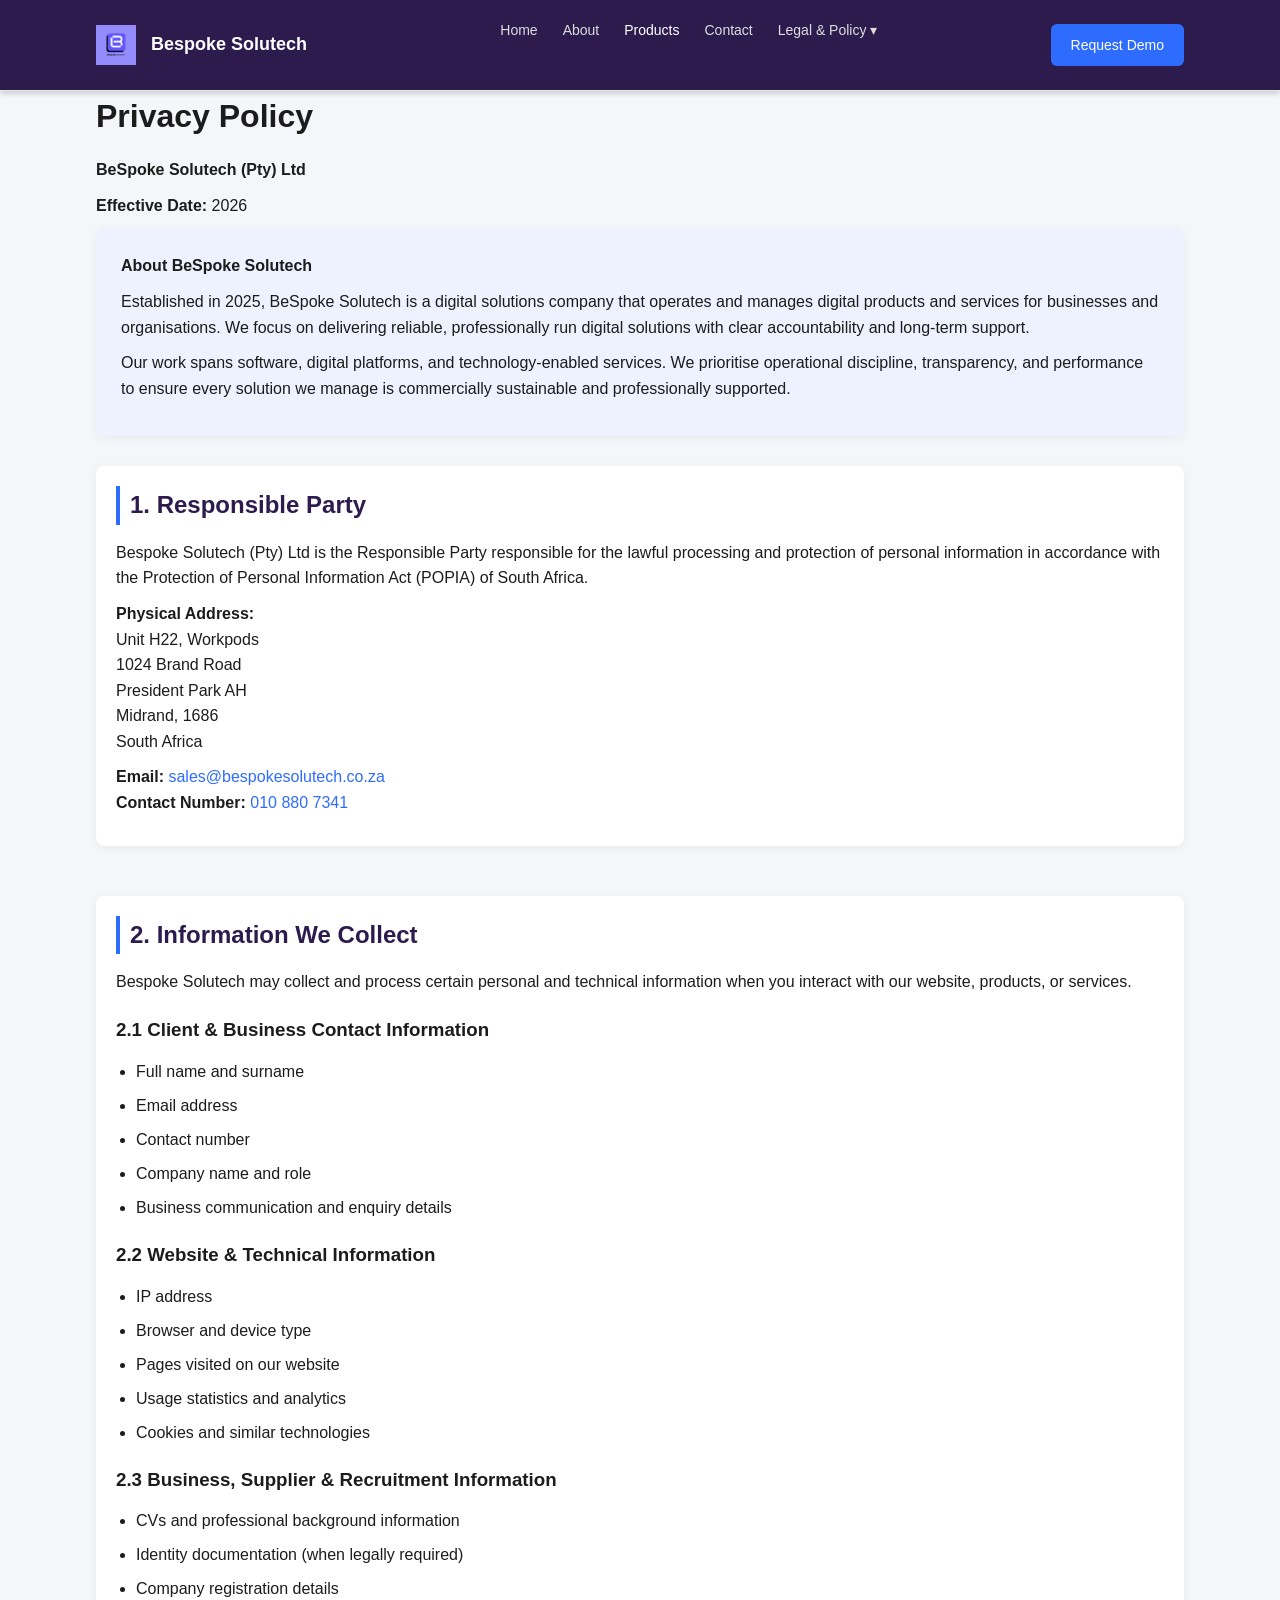
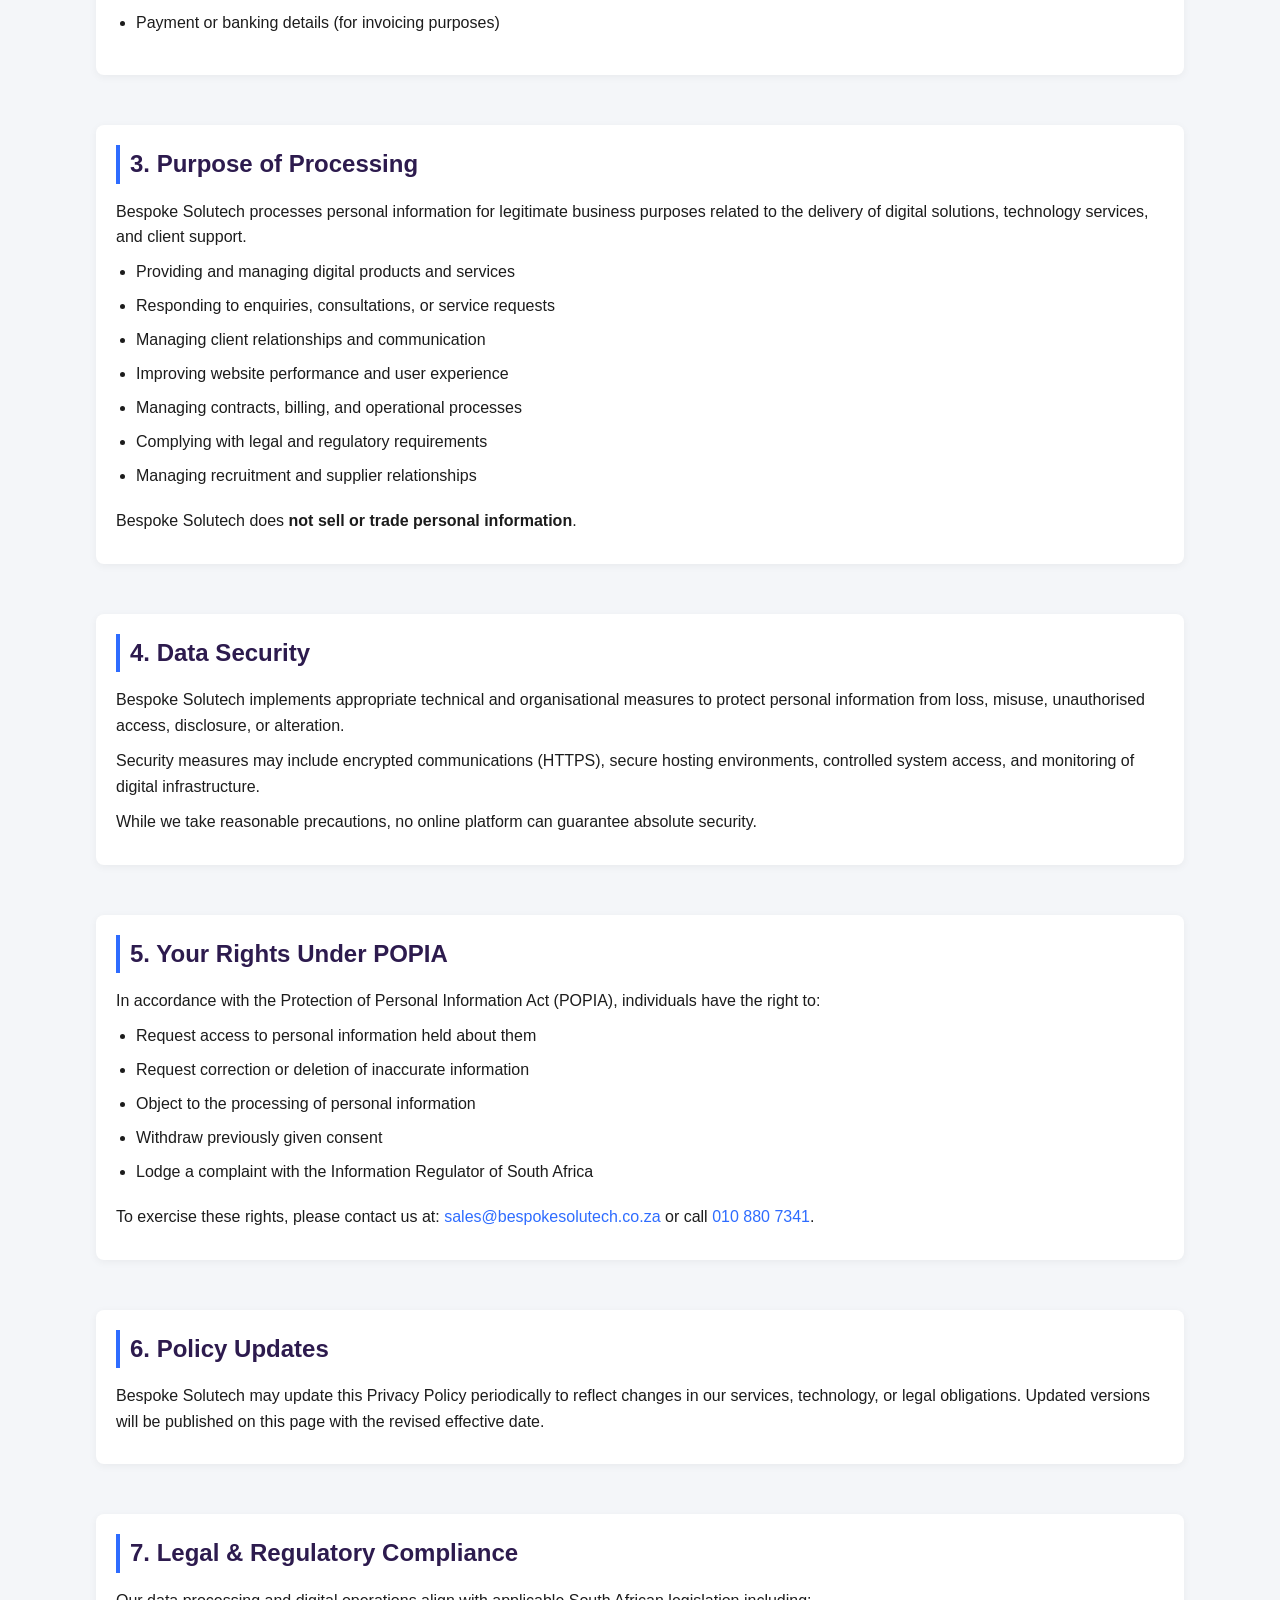
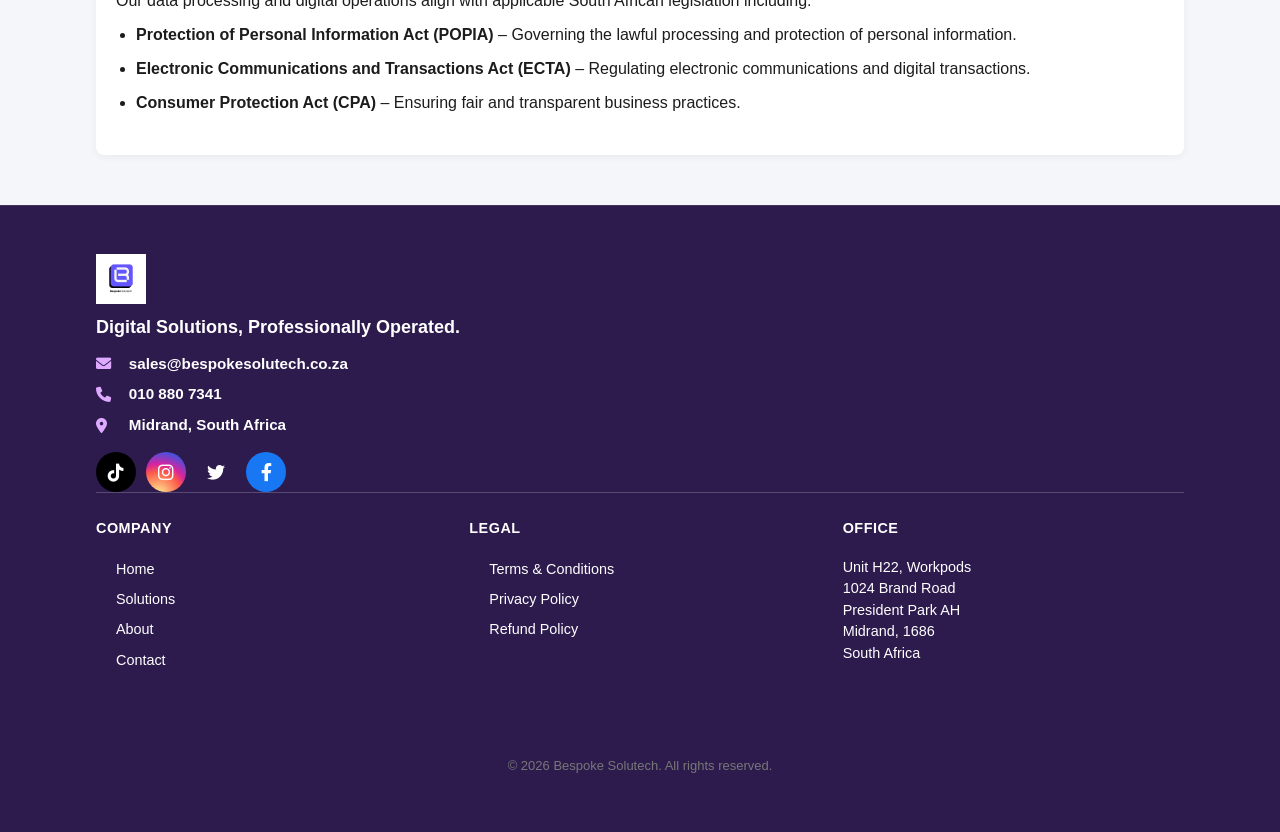
<file: privacy-policy.html>
<!DOCTYPE html>
<html lang="en">
<head>
<meta charset="UTF-8">
<title>LOOOM AI | Bespoke Solutech</title>
<meta name="viewport" content="width=device-width, initial-scale=1.0">
<meta name="description" content="LOOOM AI by Bespoke Solutech - AI-powered audit automation software for enterprise audit teams.">
<link rel="stylesheet" href="style.css">
    <link rel="preconnect" href="https://fonts.googleapis.com">
    <link rel="preconnect" href="https://fonts.gstatic.com" crossorigin>
    <link href="https://fonts.googleapis.com/css2?family=Inter:opsz,wght@14..32,300;400;500;600;700&display=swap" rel="stylesheet">
    <link rel="stylesheet" href="https://cdnjs.cloudflare.com/ajax/libs/font-awesome/6.0.0-beta3/css/all.min.css">
<style>
/* ================= GLOBAL ================= */
* {margin:0;padding:0;box-sizing:border-box;font-family:"Segoe UI",Arial,sans-serif;}
body {background:#f4f6f9;color:#1c1c1c;line-height:1.6;}
.container {width:90%;max-width:1200px;margin:auto;}
h1,h2,h3,h4 {margin-bottom:15px;}
p,li {margin-bottom:10px;}
ul,ol {margin-left:20px;margin-bottom:20px;}
a {text-decoration:none;color:#2e6cff;}
a:hover {text-decoration:underline;}
.btn-primary {background:#2e6cff;color:#fff;padding:10px 20px;border-radius:6px;font-size:14px;display:inline-block;transition:0.3s;}
.btn-primary:hover {background:#1c4ed8;}

/* ================= NAVBAR ================= */
.navbar {background:#2D1B4E;padding:18px 0;position:sticky;top:0;z-index:1000;box-shadow:0 2px 6px rgba(0,0,0,0.2);}
.nav-container {display:flex;justify-content:space-between;align-items:center;flex-wrap:wrap;}
.logo {color:#fff;font-weight:bold;font-size:18px;}
.nav-links {display:flex;gap:25px;list-style:none;}
.nav-links a {color:#ddd;font-size:14px;transition:0.3s;}
.nav-links a.active,.nav-links a:hover {color:#fff;}

/* ================= DROPDOWN ================= */
/* ================= DROPDOWN ================= */
.nav-menu li {
    position: relative;
}

.dropdown-content {
    display: none;
    position: absolute;
    top: 100%;
    left: 0;
    background: #2D1B4E;
    border-radius: 6px;
    min-width: 220px;
    box-shadow: 0 4px 10px rgba(0,0,0,0.3);
    flex-direction: column;
    z-index: 1000;
}

/* SHOW WHEN ACTIVE */
.dropdown.active .dropdown-content {
    display: flex;
}

.dropdown-content li {
    width: 100%;
}

.dropdown-content a {
    padding: 10px 15px;
    display: block;
    color: #fff;
    font-size: 14px;
}

.dropdown-content a:hover {
    background: #6C5CE7;
}

/* ================= RESPONSIVE ================= */
@media (max-width:768px){
    .nav-links {flex-direction:column;gap:10px;}
    .dropdown-content {position:static;width:100%;}
}

/* ================= HERO / HEADER ================= */
.hero {background:#2D1B4E;color:#fff;padding:80px 0;text-align:center;}
.hero h1 {font-size:36px;margin-bottom:20px;}
.hero p {font-size:18px;margin-bottom:20px;}

/* ================= COMPANY BOX & SECTIONS ================= */
.company-box {background:#eef2ff;padding:25px;border-radius:8px;margin-bottom:30px;box-shadow:0 2px 8px rgba(0,0,0,0.05);}
.section {margin-bottom:50px;padding:20px;background:#fff;border-radius:8px;box-shadow:0 2px 8px rgba(0,0,0,0.05);}
.section h2 {color:#2D1B4E;border-left:4px solid #2e6cff;padding-left:10px;}
.section h3 {color:#1c1c1c;margin-top:20px;}
ul li {line-height:1.5;}

/* ================= FOOTER ================= */
.footer {background:#2D1B4E;color:#ccc;padding:60px 20px 30px;}
.footer-grid {display:flex;justify-content:space-between;flex-wrap:wrap;gap:40px;}
.footer h4 {color:#fff;margin-bottom:10px;}
.footer a {color:#ccc;transition:0.3s;}
.footer a:hover {color:#2e6cff;}
.footer-bottom {text-align:center;margin-top:40px;font-size:13px;color:#777;}

/* FOOTER SOCIAL ICONS MODERN STYLE */
.social-icons {
    margin-top: 15px;
    display: flex;
    gap: 10px;
}

.social-icon {
    display: flex;
    align-items: center;
    justify-content: center;
    width: 40px;           
    height: 40px;            
    border-radius: 50%;     
    color: #fff;            
    font-size: 18px;
    transition: all 0.3s ease;
}


.social-icon.tiktok {
    background-color: #000000;  
}
.social-icon.instagram {
    background: radial-gradient(circle at 30% 107%, #fdf497 0%, #fd5949 45%, #d6249f 60%, #285AEB 90%); /* Instagram gradient */
}
.social-icon.x-twitter {
    background-color: black;   
}
.social-icon.facebook {
    background-color: #1877F2;  
}

/* HOVER EFFECTS */
.social-icon:hover {
    transform: translateY(-3px);
    box-shadow: 0 4px 10px rgba(0,0,0,0.3);
    opacity: 0.9;  /* Slightly transparent on hover for effect */
}
</style>
</head>
<body>

<!-- ================= NAVIGATION ================= -->
<header class="navbar">
    <div class="container nav-container">
        <div class="logo">
            <a href="index.html">
                <img src="images/logo.jpeg" alt="BeSpoke Solutech Logo" style="height:40px; vertical-align:middle;">
                <span style="margin-left:10px; color:#fff; font-weight:bold; font-size:18px;">Bespoke Solutech</span>
            </a>
        </div>

        <nav>
            <ul class="nav-links">
                <li><a href="index.html">Home</a></li>
                <li><a href="">About</a></li>
                <li><a href="product.html" class="active">Products</a></li>
                <li><a href="index.html#contact">Contact</a></li>
                <li class="dropdown">
                    <a href="#">Legal & Policy ▾</a>
                    <ul class="dropdown-content">
                        <li><a href="terms-conditions.html">Terms & Conditions</a></li>
                        <li><a href="privacy-policy.html">Privacy Policy (POPIA compliant)</a></li>
                        <li><a href="refund-cancellation.html">Refund & Cancellation Policy</a></li>
                    </ul>
                </li>
            </ul>
        </nav>

        <a href="https://looom.co.za/contact/" class="btn-primary" target="_blank">Request Demo</a>
    </div>
</header>

<!-- ================= PAGE CONTENT ================= -->
<div class="container">

    <h1>Privacy Policy</h1>
    <p><strong>BeSpoke Solutech (Pty) Ltd</strong></p>
    <p><strong>Effective Date:</strong> 2026</p>

    <div class="company-box">
        <p><strong>About BeSpoke Solutech</strong></p>
        <p>
            Established in 2025, BeSpoke Solutech is a digital solutions company that operates and manages
            digital products and services for businesses and organisations. We focus on delivering reliable,
            professionally run digital solutions with clear accountability and long-term support.
        </p>
        <p>
            Our work spans software, digital platforms, and technology-enabled services.
            We prioritise operational discipline, transparency, and performance to ensure
            every solution we manage is commercially sustainable and professionally supported.
        </p>
    </div>

    <!-- ================= RESPONSIBLE PARTY ================= -->
<div class="section" id="responsible-party">
    <h2>1. Responsible Party</h2>
    <p>
        Bespoke Solutech (Pty) Ltd is the Responsible Party responsible for the
        lawful processing and protection of personal information in accordance
        with the Protection of Personal Information Act (POPIA) of South Africa.
    </p>

    <p>
        <strong>Physical Address:</strong><br>
        Unit H22, Workpods<br>
        1024 Brand Road<br>
        President Park AH<br>
        Midrand, 1686<br>
        South Africa
    </p>

    <p>
        <strong>Email:</strong>
        <a href="mailto:sales@bespokesolutech.co.za">sales@bespokesolutech.co.za</a><br>
        <strong>Contact Number:</strong>
        <a href="tel:+27108807341">010 880 7341</a>
    </p>
</div>


<!-- ================= INFORMATION WE COLLECT ================= -->
<div class="section" id="information-collect">
    <h2>2. Information We Collect</h2>
    <p>
        Bespoke Solutech may collect and process certain personal and technical
        information when you interact with our website, products, or services.
    </p>

    <h3>2.1 Client & Business Contact Information</h3>
    <ul>
        <li>Full name and surname</li>
        <li>Email address</li>
        <li>Contact number</li>
        <li>Company name and role</li>
        <li>Business communication and enquiry details</li>
    </ul>

    <h3>2.2 Website & Technical Information</h3>
    <ul>
        <li>IP address</li>
        <li>Browser and device type</li>
        <li>Pages visited on our website</li>
        <li>Usage statistics and analytics</li>
        <li>Cookies and similar technologies</li>
    </ul>

    <h3>2.3 Business, Supplier & Recruitment Information</h3>
    <ul>
        <li>CVs and professional background information</li>
        <li>Identity documentation (when legally required)</li>
        <li>Company registration details</li>
        <li>Payment or banking details (for invoicing purposes)</li>
    </ul>
</div>


<!-- ================= PURPOSE OF PROCESSING ================= -->
<div class="section" id="purpose-processing">
    <h2>3. Purpose of Processing</h2>

    <p>
        Bespoke Solutech processes personal information for legitimate business
        purposes related to the delivery of digital solutions, technology
        services, and client support.
    </p>

    <ul>
        <li>Providing and managing digital products and services</li>
        <li>Responding to enquiries, consultations, or service requests</li>
        <li>Managing client relationships and communication</li>
        <li>Improving website performance and user experience</li>
        <li>Managing contracts, billing, and operational processes</li>
        <li>Complying with legal and regulatory requirements</li>
        <li>Managing recruitment and supplier relationships</li>
    </ul>

    <p>
        Bespoke Solutech does <strong>not sell or trade personal information</strong>.
    </p>
</div>


<!-- ================= DATA SECURITY ================= -->
<div class="section" id="data-security">
    <h2>4. Data Security</h2>

    <p>
        Bespoke Solutech implements appropriate technical and organisational
        measures to protect personal information from loss, misuse,
        unauthorised access, disclosure, or alteration.
    </p>

    <p>
        Security measures may include encrypted communications (HTTPS), secure
        hosting environments, controlled system access, and monitoring of
        digital infrastructure.
    </p>

    <p>
        While we take reasonable precautions, no online platform can guarantee
        absolute security.
    </p>
</div>


<!-- ================= YOUR RIGHTS ================= -->
<div class="section" id="your-rights">
    <h2>5. Your Rights Under POPIA</h2>

    <p>
        In accordance with the Protection of Personal Information Act (POPIA),
        individuals have the right to:
    </p>

    <ul>
        <li>Request access to personal information held about them</li>
        <li>Request correction or deletion of inaccurate information</li>
        <li>Object to the processing of personal information</li>
        <li>Withdraw previously given consent</li>
        <li>Lodge a complaint with the Information Regulator of South Africa</li>
    </ul>

    <p>
        To exercise these rights, please contact us at:
        <a href="mailto:sales@bespokesolutech.co.za">sales@bespokesolutech.co.za</a>
        or call
        <a href="tel:+27108807341">010 880 7341</a>.
    </p>
</div>


<!-- ================= AMENDMENTS ================= -->
<div class="section" id="amendments">
    <h2>6. Policy Updates</h2>

    <p>
        Bespoke Solutech may update this Privacy Policy periodically to reflect
        changes in our services, technology, or legal obligations. Updated
        versions will be published on this page with the revised effective date.
    </p>
</div>


<!-- ================= LEGAL & REGULATORY COMPLIANCE ================= -->
<div class="section" id="legal-compliance">
    <h2>7. Legal & Regulatory Compliance</h2>

    <p>
        Our data processing and digital operations align with applicable South
        African legislation including:
    </p>

    <ul>
        <li>
            <strong>Protection of Personal Information Act (POPIA)</strong> –
            Governing the lawful processing and protection of personal
            information.
        </li>

        <li>
            <strong>Electronic Communications and Transactions Act (ECTA)</strong> –
            Regulating electronic communications and digital transactions.
        </li>

        <li>
            <strong>Consumer Protection Act (CPA)</strong> –
            Ensuring fair and transparent business practices.
        </li>
    </ul>
</div>

</div> <!-- End container -->

<!-- ================= FOOTER ================= -->
 <footer>

        <div class="container">
            <div class="footer-brand-section">
                <div class="logo">
                     <img src="images/main logo.jpeg" alt="Bespoke Solutech" class="logo" width="50">
                <p class="tagline">Digital Solutions, Professionally Operated.</p>
                <div class="contact-info">
                    <p><i class="fas fa-envelope"></i> sales@bespokesolutech.co.za</p>
                    <p><i class="fas fa-phone"></i> 010 880 7341</p>
                    <p><i class="fas fa-map-marker-alt"></i> Midrand, South Africa</p>
                </div>
                 <!-- ===== SOCIAL ICONS ===== -->
<div class="social-icons">
    <a href="https://www.tiktok.com/@bespokesolutech?is_from_webapp=1&sender_device=pc" target="_blank" class="social-icon tiktok">
        <i class="fab fa-tiktok"></i>
    </a>
    <a href="https://www.instagram.com/bespokesolutech/" target="_blank" class="social-icon instagram">
        <i class="fab fa-instagram"></i>
    </a>
    <a href="https://x.com/BespokeSolutech" target="_blank" class="social-icon twitter">
        <i class="fab fa-twitter"></i>
    </a>
    <a href="https://www.facebook.com/profile.php?id=61587888885633" target="_blank" class="social-icon facebook">
        <i class="fab fa-facebook-f"></i>
    </a>
</div>
            </div>

            <div class="footer-links-section">
                <div class="footer-column">
                    <h4>COMPANY</h4>
                    <ul>
                        <li><a href="#home">Home</a></li>
                        <li><a href="#solutions">Solutions</a></li>
                        <li><a href="#about">About</a></li>
                        <li><a href="#contact">Contact</a></li>
                    </ul>
                </div>

                <div class="footer-column">
                    <h4>LEGAL</h4>
                    <ul>
                        <li><a href="terms-conditions.html">Terms & Conditions</a></li>
                        <li><a href="privacy-policy.html">Privacy Policy</a></li>
                        <li><a href="refund-cancellation.html">Refund Policy</a></li>
                    </ul>
                </div>

                <div class="footer-column">
                    <h4>OFFICE</h4>
                    <address>
                        Unit H22, Workpods<br>
                        1024 Brand Road<br>
                        President Park AH<br>
                        Midrand, 1686<br>
                        South Africa
                    </address>
                </div>
            </div>

            <div class="footer-bottom">
    <p>
        © <span id="year"></span> Bespoke Solutech. All rights reserved.
    </p>
</div>

<script>
    document.getElementById("year").textContent = new Date().getFullYear();
</script>
        </div>
    </footer>



</body>

</html>
</file>
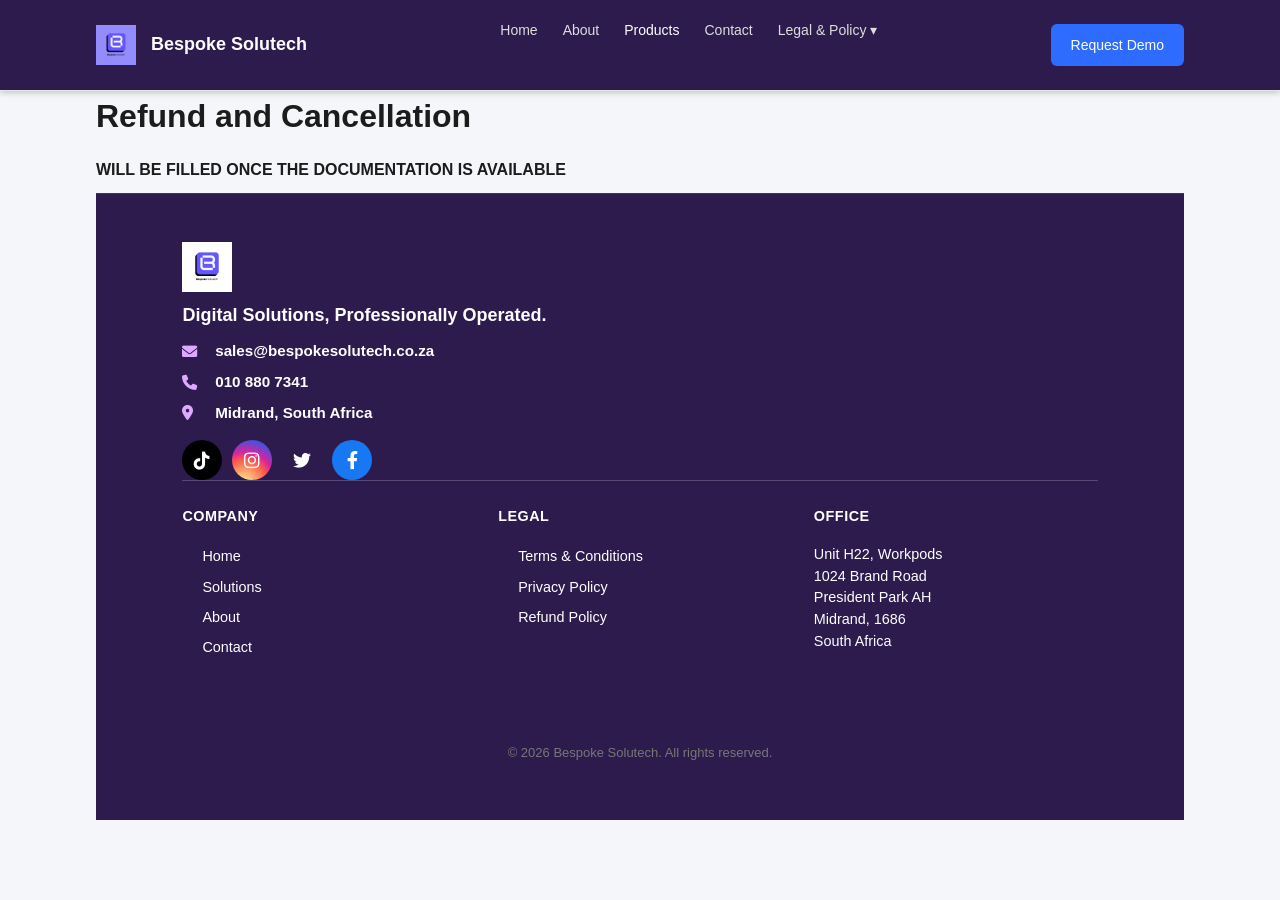
<file: refund-cancellation.html>
<!DOCTYPE html>
<html lang="en">
<head>
<meta charset="UTF-8">
<title>LOOOM AI | Bespoke Solutech</title>
<meta name="viewport" content="width=device-width, initial-scale=1.0">
<meta name="description" content="LOOOM AI by Bespoke Solutech - AI-powered audit automation software for enterprise audit teams.">
<link rel="stylesheet" href="style.css">
    <link rel="preconnect" href="https://fonts.googleapis.com">
    <link rel="preconnect" href="https://fonts.gstatic.com" crossorigin>
    <link href="https://fonts.googleapis.com/css2?family=Inter:opsz,wght@14..32,300;400;500;600;700&display=swap" rel="stylesheet">
    <link rel="stylesheet" href="https://cdnjs.cloudflare.com/ajax/libs/font-awesome/6.0.0-beta3/css/all.min.css">
<style>
/* ================= GLOBAL ================= */
* {margin:0;padding:0;box-sizing:border-box;font-family:"Segoe UI",Arial,sans-serif;}
body {background:#f4f6f9;color:#1c1c1c;line-height:1.6;}
.container {width:90%;max-width:1200px;margin:auto;}
h1,h2,h3,h4 {margin-bottom:15px;}
p,li {margin-bottom:10px;}
ul,ol {margin-left:20px;margin-bottom:20px;}
a {text-decoration:none;color:#2e6cff;}
a:hover {text-decoration:underline;}
.btn-primary {background:#2e6cff;color:#fff;padding:10px 20px;border-radius:6px;font-size:14px;display:inline-block;transition:0.3s;}
.btn-primary:hover {background:#1c4ed8;}

/* ================= NAVBAR ================= */
.navbar {background:#2D1B4E;padding:18px 0;position:sticky;top:0;z-index:1000;box-shadow:0 2px 6px rgba(0,0,0,0.2);}
.nav-container {display:flex;justify-content:space-between;align-items:center;flex-wrap:wrap;}
.logo {color:#fff;font-weight:bold;font-size:18px;}
.nav-links {display:flex;gap:25px;list-style:none;}
.nav-links a {color:#ddd;font-size:14px;transition:0.3s;}
.nav-links a.active,.nav-links a:hover {color:#fff;}

/* ================= DROPDOWN ================= */
.nav-menu li {
    position: relative;
}

.dropdown-content {
    display: none;
    position: absolute;
    top: 100%;
    left: 0;
    background: #2D1B4E;
    border-radius: 6px;
    min-width: 220px;
    box-shadow: 0 4px 10px rgba(0,0,0,0.3);
    flex-direction: column;
    z-index: 1000;
}

/* SHOW WHEN ACTIVE */
.dropdown.active .dropdown-content {
    display: flex;
}

.dropdown-content li {
    width: 100%;
}

.dropdown-content a {
    padding: 10px 15px;
    display: block;
    color: #fff;
    font-size: 14px;
}

.dropdown-content a:hover {
    background: #6C5CE7;
}

/* ================= RESPONSIVE ================= */
@media (max-width:768px){
    .nav-links {flex-direction:column;gap:10px;}
    .dropdown-content {position:static;width:100%;}
}

/* ================= HERO / HEADER ================= */
.hero {background:#2D1B4E;color:#fff;padding:80px 0;text-align:center;}
.hero h1 {font-size:36px;margin-bottom:20px;}
.hero p {font-size:18px;margin-bottom:20px;}

/* ================= COMPANY BOX & SECTIONS ================= */
.company-box {background:#eef2ff;padding:25px;border-radius:8px;margin-bottom:30px;box-shadow:0 2px 8px rgba(0,0,0,0.05);}
.section {margin-bottom:50px;padding:20px;background:#fff;border-radius:8px;box-shadow:0 2px 8px rgba(0,0,0,0.05);}
.section h2 {color:#2D1B4E;border-left:4px solid #2e6cff;padding-left:10px;}
.section h3 {color:#1c1c1c;margin-top:20px;}
ul li {line-height:1.5;}

/* ================= FOOTER ================= */
.footer {background:#2D1B4E;color:#ccc;padding:60px 20px 30px;}
.footer-grid {display:flex;justify-content:space-between;flex-wrap:wrap;gap:40px;}
.footer h4 {color:#fff;margin-bottom:10px;}
.footer a {color:#ccc;transition:0.3s;}
.footer a:hover {color:#2e6cff;}
.footer-bottom {text-align:center;margin-top:40px;font-size:13px;color:#777;}

/* FOOTER SOCIAL ICONS MODERN STYLE */
.social-icons {
    margin-top: 15px;
    display: flex;
    gap: 10px;
}

.social-icon {
    display: flex;
    align-items: center;
    justify-content: center;
    width: 40px;           
    height: 40px;            
    border-radius: 50%;     
    color: #fff;            
    font-size: 18px;
    transition: all 0.3s ease;
}


.social-icon.tiktok {
    background-color: #000000;  
}
.social-icon.instagram {
    background: radial-gradient(circle at 30% 107%, #fdf497 0%, #fd5949 45%, #d6249f 60%, #285AEB 90%); /* Instagram gradient */
}
.social-icon.x-twitter {
    background-color: black;   
}
.social-icon.facebook {
    background-color: #1877F2;  
}

/* HOVER EFFECTS */
.social-icon:hover {
    transform: translateY(-3px);
    box-shadow: 0 4px 10px rgba(0,0,0,0.3);
    opacity: 0.9;  /* Slightly transparent on hover for effect */
}
</style>
</head>
<body>

<!-- ================= NAVIGATION ================= -->
<header class="navbar">
    <div class="container nav-container">
        <div class="logo">
            <a href="index.html">
                <img src="images/logo.jpeg" alt="BeSpoke Solutech Logo" style="height:40px; vertical-align:middle;">
                <span style="margin-left:10px; color:#fff; font-weight:bold; font-size:18px;">Bespoke Solutech</span>
            </a>
        </div>

        <nav>
            <ul class="nav-links">
                <li><a href="index.html">Home</a></li>
                <li><a href="">About</a></li>
                <li><a href="product.html" class="active">Products</a></li>
                <li><a href="index.html#contact">Contact</a></li>
                <li class="dropdown">
                    <a href="#">Legal & Policy ▾</a>
                    <ul class="dropdown-content">
                        <li><a href="terms-conditions.html">Terms & Conditions</a></li>
                        <li><a href="privacy-policy.html">Privacy Policy (POPIA compliant)</a></li>
                        <li><a href="refund-cancellation.html">Refund & Cancellation Policy</a></li>
                    </ul>
                </li>
            </ul>
        </nav>

        <a href="https://looom.co.za/contact/" class="btn-primary" target="_blank">Request Demo</a>
    </div>
</header>

<!-- ================= PAGE CONTENT ================= -->
<div class="container">

    <h1>Refund and Cancellation</h1>
    <p><strong>WILL BE FILLED ONCE THE DOCUMENTATION IS AVAILABLE</strong></p>
    

<!-- ================= FOOTER ================= -->
 <footer>

        <div class="container">
            <div class="footer-brand-section">
                <div class="logo">
                    <img src="images/main logo.jpeg" alt="Bespoke Solutech" class="logo" width="50">
                <p class="tagline">Digital Solutions, Professionally Operated.</p>
                <div class="contact-info">
                    <p><i class="fas fa-envelope"></i> sales@bespokesolutech.co.za</p>
                    <p><i class="fas fa-phone"></i> 010 880 7341</p>
                    <p><i class="fas fa-map-marker-alt"></i> Midrand, South Africa</p>
                </div>
                <!-- ===== SOCIAL ICONS ===== -->
<div class="social-icons">
    <a href="https://www.tiktok.com/@bespokesolutech?is_from_webapp=1&sender_device=pc" target="_blank" class="social-icon tiktok">
        <i class="fab fa-tiktok"></i>
    </a>
    <a href="https://www.instagram.com/bespokesolutech/" target="_blank" class="social-icon instagram">
        <i class="fab fa-instagram"></i>
    </a>
    <a href="https://x.com/BespokeSolutech" target="_blank" class="social-icon twitter">
        <i class="fab fa-twitter"></i>
    </a>
    <a href="https://www.facebook.com/profile.php?id=61587888885633" target="_blank" class="social-icon facebook">
        <i class="fab fa-facebook-f"></i>
    </a>
</div>
            </div>

            <div class="footer-links-section">
                <div class="footer-column">
                    <h4>COMPANY</h4>
                    <ul>
                        <li><a href="#home">Home</a></li>
                        <li><a href="#solutions">Solutions</a></li>
                        <li><a href="#about">About</a></li>
                        <li><a href="#contact">Contact</a></li>
                    </ul>
                </div>

                <div class="footer-column">
                    <h4>LEGAL</h4>
                    <ul>
                        <li><a href="terms-conditions.html">Terms & Conditions</a></li>
                        <li><a href="privacy-policy.html">Privacy Policy</a></li>
                        <li><a href="refund-cancellation.html">Refund Policy</a></li>
                    </ul>
                </div>

                <div class="footer-column">
                    <h4>OFFICE</h4>
                    <address>
                        Unit H22, Workpods<br>
                        1024 Brand Road<br>
                        President Park AH<br>
                        Midrand, 1686<br>
                        South Africa
                    </address>
                </div>
            </div>

            <div class="footer-bottom">
    <p>
        © <span id="year"></span> Bespoke Solutech. All rights reserved.
    </p>
</div>

<script>
    document.getElementById("year").textContent = new Date().getFullYear();
</script>
        </div>
    </footer>



</body>
</html>
</file>
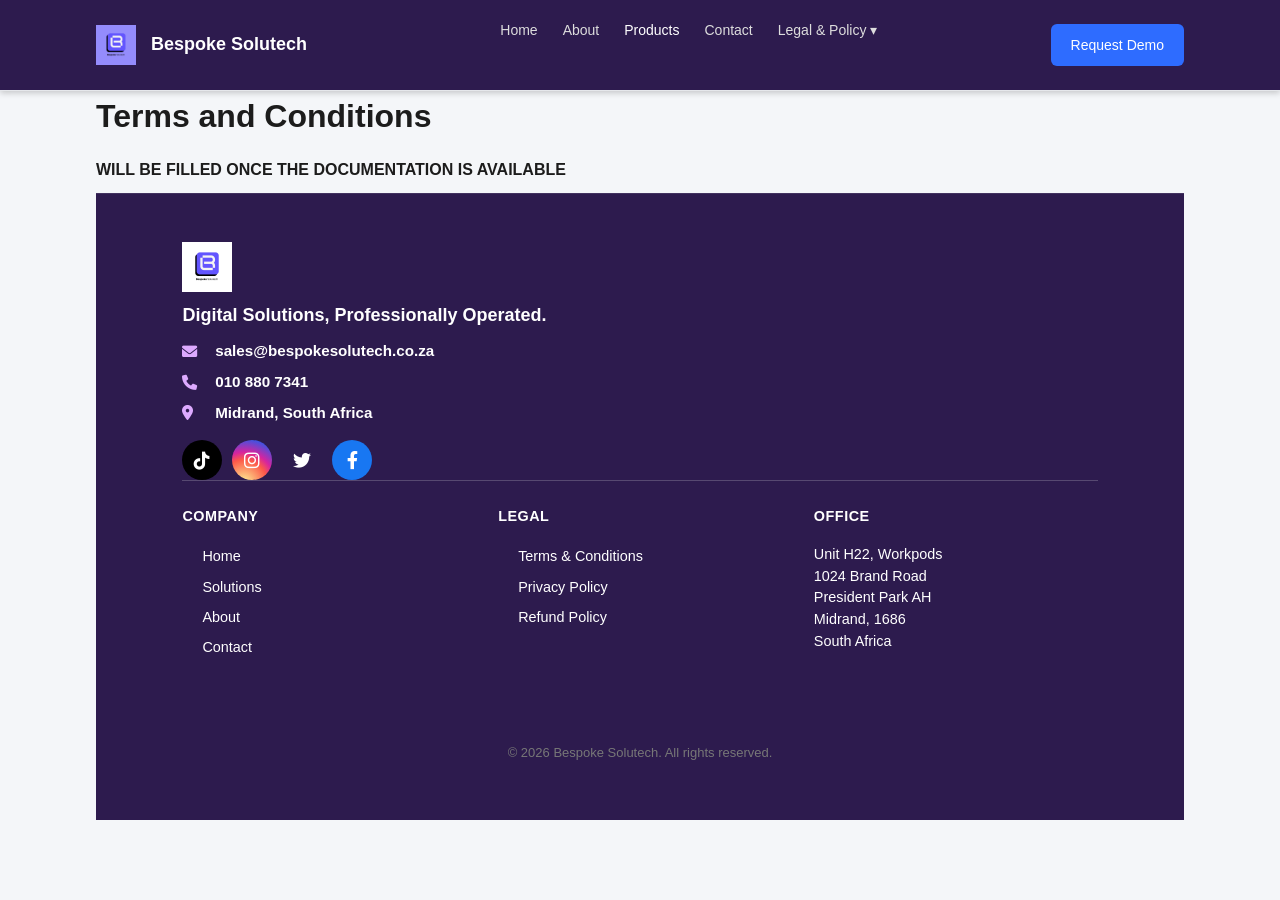
<file: terms-conditions.html>
<!DOCTYPE html>
<html lang="en">
<head>
<meta charset="UTF-8">
<title>LOOOM AI | Bespoke Solutech</title>
<meta name="viewport" content="width=device-width, initial-scale=1.0">
<meta name="description" content="LOOOM AI by Bespoke Solutech - AI-powered audit automation software for enterprise audit teams.">
<link rel="stylesheet" href="style.css">
    <link rel="preconnect" href="https://fonts.googleapis.com">
    <link rel="preconnect" href="https://fonts.gstatic.com" crossorigin>
    <link href="https://fonts.googleapis.com/css2?family=Inter:opsz,wght@14..32,300;400;500;600;700&display=swap" rel="stylesheet">
    <link rel="stylesheet" href="https://cdnjs.cloudflare.com/ajax/libs/font-awesome/6.0.0-beta3/css/all.min.css">
<style>
/* ================= GLOBAL ================= */
* {margin:0;padding:0;box-sizing:border-box;font-family:"Segoe UI",Arial,sans-serif;}
body {background:#f4f6f9;color:#1c1c1c;line-height:1.6;}
.container {width:90%;max-width:1200px;margin:auto;}
h1,h2,h3,h4 {margin-bottom:15px;}
p,li {margin-bottom:10px;}
ul,ol {margin-left:20px;margin-bottom:20px;}
a {text-decoration:none;color:#2e6cff;}
a:hover {text-decoration:underline;}
.btn-primary {background:#2e6cff;color:#fff;padding:10px 20px;border-radius:6px;font-size:14px;display:inline-block;transition:0.3s;}
.btn-primary:hover {background:#1c4ed8;}

/* ================= NAVBAR ================= */
.navbar {background:#2D1B4E;padding:18px 0;position:sticky;top:0;z-index:1000;box-shadow:0 2px 6px rgba(0,0,0,0.2);}
.nav-container {display:flex;justify-content:space-between;align-items:center;flex-wrap:wrap;}
.logo {color:#fff;font-weight:bold;font-size:18px;}
.nav-links {display:flex;gap:25px;list-style:none;}
.nav-links a {color:#ddd;font-size:14px;transition:0.3s;}
.nav-links a.active,.nav-links a:hover {color:#fff;}

/* ================= DROPDOWN ================= */
.nav-menu li {
    position: relative;
}

.dropdown-content {
    display: none;
    position: absolute;
    top: 100%;
    left: 0;
    background: #2D1B4E;
    border-radius: 6px;
    min-width: 220px;
    box-shadow: 0 4px 10px rgba(0,0,0,0.3);
    flex-direction: column;
    z-index: 1000;
}

/* SHOW WHEN ACTIVE */
.dropdown.active .dropdown-content {
    display: flex;
}

.dropdown-content li {
    width: 100%;
}

.dropdown-content a {
    padding: 10px 15px;
    display: block;
    color: #fff;
    font-size: 14px;
}

.dropdown-content a:hover {
    background: #6C5CE7;
}

/* ================= RESPONSIVE ================= */
@media (max-width:768px){
    .nav-links {flex-direction:column;gap:10px;}
    .dropdown-content {position:static;width:100%;}
}

/* ================= HERO / HEADER ================= */
.hero {background:#2D1B4E;color:#fff;padding:80px 0;text-align:center;}
.hero h1 {font-size:36px;margin-bottom:20px;}
.hero p {font-size:18px;margin-bottom:20px;}

/* ================= COMPANY BOX & SECTIONS ================= */
.company-box {background:#eef2ff;padding:25px;border-radius:8px;margin-bottom:30px;box-shadow:0 2px 8px rgba(0,0,0,0.05);}
.section {margin-bottom:50px;padding:20px;background:#fff;border-radius:8px;box-shadow:0 2px 8px rgba(0,0,0,0.05);}
.section h2 {color:#2D1B4E;border-left:4px solid #2e6cff;padding-left:10px;}
.section h3 {color:#1c1c1c;margin-top:20px;}
ul li {line-height:1.5;}

/* ================= FOOTER ================= */
.footer {background:#2D1B4E;color:#ccc;padding:60px 20px 30px;}
.footer-grid {display:flex;justify-content:space-between;flex-wrap:wrap;gap:40px;}
.footer h4 {color:#fff;margin-bottom:10px;}
.footer a {color:#ccc;transition:0.3s;}
.footer a:hover {color:#2e6cff;}
.footer-bottom {text-align:center;margin-top:40px;font-size:13px;color:#777;}

/* FOOTER SOCIAL ICONS MODERN STYLE */
.social-icons {
    margin-top: 15px;
    display: flex;
    gap: 10px;
}

.social-icon {
    display: flex;
    align-items: center;
    justify-content: center;
    width: 40px;           
    height: 40px;            
    border-radius: 50%;     
    color: #fff;            
    font-size: 18px;
    transition: all 0.3s ease;
}


.social-icon.tiktok {
    background-color: #000000;  
}
.social-icon.instagram {
    background: radial-gradient(circle at 30% 107%, #fdf497 0%, #fd5949 45%, #d6249f 60%, #285AEB 90%); /* Instagram gradient */
}
.social-icon.x-twitter {
    background-color: black;   
}
.social-icon.facebook {
    background-color: #1877F2;  
}

/* HOVER EFFECTS */
.social-icon:hover {
    transform: translateY(-3px);
    box-shadow: 0 4px 10px rgba(0,0,0,0.3);
    opacity: 0.9;  /* Slightly transparent on hover for effect */
}
</style>
</head>
<body>

<!-- ================= NAVIGATION ================= -->
<header class="navbar">
    <div class="container nav-container">
        <div class="logo">
            <a href="index.html">
                <img src="images/logo.jpeg" alt="BeSpoke Solutech Logo" style="height:40px; vertical-align:middle;">
                <span style="margin-left:10px; color:#fff; font-weight:bold; font-size:18px;">Bespoke Solutech</span>
            </a>
        </div>

        <nav>
            <ul class="nav-links">
                <li><a href="index.html">Home</a></li>
                <li><a href="">About</a></li>
                <li><a href="product.html" class="active">Products</a></li>
                <li><a href="index.html#contact">Contact</a></li>
                <li class="dropdown">
                    <a href="#">Legal & Policy ▾</a>
                    <ul class="dropdown-content">
                        <li><a href="terms-conditions.html">Terms & Conditions</a></li>
                        <li><a href="privacy-policy.html">Privacy Policy (POPIA compliant)</a></li>
                        <li><a href="refund-cancellation.html">Refund & Cancellation Policy</a></li>
                    </ul>
                </li>
            </ul>
        </nav>

        <a href="https://looom.co.za/contact/" class="btn-primary" target="_blank">Request Demo</a>
    </div>
</header>

<!-- ================= PAGE CONTENT ================= -->
<div class="container">

    <h1>Terms and Conditions</h1>
    <p><strong>WILL BE FILLED ONCE THE DOCUMENTATION IS AVAILABLE</strong></p>
    

<!-- ================= FOOTER ================= -->
 <footer>

        <div class="container">
            <div class="footer-brand-section">
                <div class="logo">
                    <img src="images/main logo.jpeg" alt="Bespoke Solutech" class="logo" width="50">
                <p class="tagline">Digital Solutions, Professionally Operated.</p>
                <div class="contact-info">
                    <p><i class="fas fa-envelope"></i> sales@bespokesolutech.co.za</p>
                    <p><i class="fas fa-phone"></i> 010 880 7341</p>
                    <p><i class="fas fa-map-marker-alt"></i> Midrand, South Africa</p>
                </div>
                 <!-- ===== SOCIAL ICONS ===== -->
<div class="social-icons">
    <a href="https://www.tiktok.com/@bespokesolutech?is_from_webapp=1&sender_device=pc" target="_blank" class="social-icon tiktok">
        <i class="fab fa-tiktok"></i>
    </a>
    <a href="https://www.instagram.com/bespokesolutech/" target="_blank" class="social-icon instagram">
        <i class="fab fa-instagram"></i>
    </a>
    <a href="https://x.com/BespokeSolutech" target="_blank" class="social-icon twitter">
        <i class="fab fa-twitter"></i>
    </a>
    <a href="https://www.facebook.com/profile.php?id=61587888885633" target="_blank" class="social-icon facebook">
        <i class="fab fa-facebook-f"></i>
    </a>
</div>
            </div>

            <div class="footer-links-section">
                <div class="footer-column">
                    <h4>COMPANY</h4>
                    <ul>
                        <li><a href="#home">Home</a></li>
                        <li><a href="#solutions">Solutions</a></li>
                        <li><a href="#about">About</a></li>
                        <li><a href="#contact">Contact</a></li>
                    </ul>
                </div>

                <div class="footer-column">
                    <h4>LEGAL</h4>
                    <ul>
                        <li><a href="terms-conditions.html">Terms & Conditions</a></li>
                        <li><a href="privacy-policy.html">Privacy Policy</a></li>
                        <li><a href="refund-cancellation.html">Refund Policy</a></li>
                    </ul>
                </div>

                <div class="footer-column">
                    <h4>OFFICE</h4>
                    <address>
                        Unit H22, Workpods<br>
                        1024 Brand Road<br>
                        President Park AH<br>
                        Midrand, 1686<br>
                        South Africa
                    </address>
                </div>
            </div>

            <div class="footer-bottom">
    <p>
        © <span id="year"></span> Bespoke Solutech. All rights reserved.
    </p>
</div>

<script>
    document.getElementById("year").textContent = new Date().getFullYear();
</script>
        </div>
    </footer>



</body>
</html>
</file>
<file: style.css>
:root {

    --purple-primary: #6C5CE7;     

    --purple-dark: #2D1B4E;         

    --white: #FFFFFF;

    --off-white: #F9FAFB;

    --gray-light: #F3F4F6;

    --gray: #9CA3AF;

    --gray-dark: #4B5563;

    --black: #1F2937;

    --border-light: #E5E7EB;

}


* {

    margin: 0;

    padding: 0;

    box-sizing: border-box;

}


body {

    font-family: 'Inter', sans-serif;

    background-color: var(--white);

    color: var(--black);

    line-height: 1.5; /* Reduced from 1.6 */

}


.container {

    max-width: 1280px;

    margin: 0 auto;

    padding: 0 2rem;

}


header {

    background: var(--white);

    position: fixed;

    top: 0;

    left: 0;

    width: 100%;

    z-index: 100;

    box-shadow: 0 2px 10px rgba(0,0,0,0.05);

    border-bottom: 1px solid var(--border-light);

}


.navbar {

    display: flex;

    justify-content: space-between;

    align-items: center;

    padding: 0.75rem 0; /* Reduced from 1rem */

}


.logo-img {

    height: auto;

    width: 50px;

}


.nav-menu {

    display: flex;

    list-style: none;

    gap: 2rem; /* Reduced from 2.5rem */

}


.nav-menu a {

    text-decoration: none;

    color: var(--gray-dark);

    font-weight: 500;

    font-size: 0.95rem;

    transition: color 0.2s;

}


.nav-menu a:hover,

.nav-menu a.active {

    color: var(--purple-primary);

}


.nav-cta .btn {

    padding: 0.5rem 1.5rem;

    font-size: 0.9rem;

}


.nav-menu li {

    position: relative;

}


.dropdown-content {

    display: none;

    position: absolute;

    top: 100%;

    left: 0;

    background: #2D1B4E;

    border-radius: 6px;

    min-width: 220px;

    box-shadow: 0 4px 10px rgba(0,0,0,0.3);

    flex-direction: column;

    z-index: 1000;

}


/* SHOW WHEN ACTIVE */

.dropdown.active .dropdown-content {

    display: flex;

}


.dropdown-content li {

    width: 100%;

}


.dropdown-content a {

    padding: 10px 15px;

    display: block;

    color: #fff;

    font-size: 14px;

}


.dropdown-content a:hover {

    background: #d09ed5;

}


.nav-menu li {

    position: relative;

}


/* Parent dropdown */

.dropdown {

    position: relative;

}


/* Dropdown container */

.dropdown-content {

    display: none;

    position: absolute;

    top: 100%;

    right: 0;             

    background: #2D1B4E;

    border-radius: 8px;

    min-width: 240px;

    box-shadow: 0 8px 20px rgba(0,0,0,0.25);

    padding: 8px 0;

    z-index: 999;

}


/* Items */

.dropdown-content li {

    width: 100%;

    list-style: none;

}


/* Links */

.dropdown-content a {

    display: block;

    padding: 12px 18px;

    color: #fff;

    font-size: 14px;

    text-decoration: none;

    white-space: nowrap;

}


/* Hover state */

.dropdown-content a:hover {

    background: #6C5CE7;

}


/* Show dropdown */

.dropdown:hover .dropdown-content {

    display: block;

}

.highlight {

  color: #cd9eee;

}


.purple-text {

  color: #6A0DAD;

}


.menu-toggle {

    display: none;

    flex-direction: column;

    cursor: pointer;

}


.menu-toggle span {

    width: 25px;

    height: 2px;

    background: var(--purple-primary);

    margin: 3px 0;

    transition: 0.3s;

}


.btn {

    display: flex;

    padding: 0.7rem 1.8rem; /* Reduced from 0.8rem 2rem */

    border-radius: 4px;

    justify-content: center;

    align-items: center;

    text-align: center;

    font-weight: 600;

    text-decoration: none;

    transition: all 0.3s ease;

    font-size: 0.95rem;

    letter-spacing: 0.3px;

    border: 1px solid transparent;

}


.btn-purple {

  background-color: #6A0DAD;

  color: white;

  border: none;

  transition: background 0.3s;

}


.btn-purple:hover {

  background-color: #7B2CBF;

}

.btn-light {

    background: white;

    color: var(--purple-dark);

}


.btn-light:hover {

    background: var(--off-white);

    transform: translateY(-1px);

    box-shadow: 0 8px 16px rgba(255, 255, 255, 0.3);

}


.btn-outline-light {

    background: transparent;

    color: white;

    border-color: white;

}


.btn-outline-light:hover {

    background: rgba(255, 255, 255, 0.1);

}


.btn i {

    margin-left: 0.5rem;

    font-size: 0.8rem;

}


.btn-large {

    padding: 0.9rem 2.5rem; /* Reduced from 1rem 3rem */

    font-size: 1rem;

}


.hero-dark {

    background: var(--purple-dark);

    color: white;

    min-height: 100vh;

    display: flex;

    align-items: center;

    padding: 5rem 0 3rem; /* Reduced from 6rem 0 4rem */

    margin-top: 70px;

}


.hero-dark .hero-content {

    max-width: 800px;

}


.hero-dark .est-badge {

    color: rgba(255, 255, 255, 0.7);

    font-size: 0.85rem;

    font-weight: 600;

    letter-spacing: 1px;

    margin-bottom: 1rem; /* Reduced from 1.5rem */

    text-transform: uppercase;

}


.hero-dark h1 {

    font-size: 4rem;

    line-height: 1.2;

    margin-bottom: 1rem; /* Reduced from 1.5rem */

    font-weight: 700;

    color: white;

}


.hero-dark .text-highlight {

    color: white;

    text-decoration: underline;

    text-underline-offset: 8px;

}


.hero-dark .hero-text {

    font-size: 1.1rem;

    color: rgba(255, 255, 255, 0.8);

    margin-bottom: 2rem; /* Reduced from 2.5rem */

    max-width: 650px;

    line-height: 1.6; /* Reduced from 1.7 */

}


.hero-dark .hero-buttons {

    display: flex;

    gap: 1rem;

    flex-wrap: wrap;

}


.products {

    padding: 3.5rem 0; /* Reduced from 5rem 0 */

    background: var(--white);

}


.products h2 {

    font-size: 2rem;

    font-weight: 600;

    margin-bottom: 2rem; /* Reduced from 3rem */

    color: var(--black);

    position: relative;

    display: inline-block;

}


.products h2::after {

    content: '';

    position: absolute;

    bottom: -8px; /* Adjusted from -10px */

    left: 0;

    width: 60px;

    height: 3px;

    background: var(--purple-primary);

}


.product-showcase {

    display: grid;

    grid-template-columns: 1fr 1fr;

    gap: 3rem; /* Reduced from 4rem */

    align-items: center;

}


.product-content h3 {

    font-size: 2.5rem;

    font-weight: 700;

    margin-bottom: 0.25rem; /* Reduced from 0.5rem */

    color: var(--black);

}


.product-category {

    color: var(--purple-primary);

    font-size: 1rem;

    margin-bottom: 1rem; /* Reduced from 1.5rem */

    font-weight: 500;

}


.product-description {

    color: var(--gray-dark);

    margin-bottom: 1.5rem; /* Reduced from 2rem */

    line-height: 1.6; /* Reduced from 1.7 */

}


.product-features {

    display: flex;

    flex-wrap: wrap;

    gap: 0.8rem; /* Reduced from 1rem */

    margin-bottom: 1.5rem; /* Reduced from 2rem */

}


.product-features span {

    background: var(--off-white);

    padding: 0.4rem 1rem; /* Reduced from 0.5rem 1.2rem */

    border-radius: 50px;

    font-size: 0.85rem;

    display: inline-flex;

    align-items: center;

    gap: 0.5rem;

    color: var(--gray-dark);

    border: 1px solid var(--border-light);

}


.product-features i {

    color: var(--purple-primary);

}


.product-pricing {

    margin-bottom: 1.5rem; /* Reduced from 2rem */

}


.price-tag {

    background: rgba(108, 92, 231, 0.1);

    border: 1px dashed var(--purple-primary);

    border-radius: 4px;

    padding: 0.4rem 1.2rem; /* Reduced from 0.5rem 1.5rem */

    display: inline-block;

    color: var(--purple-primary);

    font-size: 0.95rem;

}


.product-image img {

    width: 100%;

    border-radius: 8px;

    border: 1px solid var(--border-light);

    box-shadow: 0 20px 40px -15px rgba(108, 92, 231, 0.2);

}


.about {

    padding: 3.5rem 0; /* Reduced from 5rem 0 */

    background: var(--white);

}


.about h2 {

    font-size: 2rem;

    font-weight: 600;

    margin-bottom: 1.5rem; /* Reduced from 2rem */

    color: var(--black);

    position: relative;

    display: inline-block;

}


.about h2::after {

    content: '';

    position: absolute;

    bottom: -8px; /* Adjusted from -10px */

    left: 0;

    width: 60px;

    height: 3px;

    background: var(--purple-primary);

}


.about-text {

    color: var(--gray-dark);

    margin-bottom: 1rem; /* Reduced from 1.5rem */

    max-width: 800px;

    line-height: 1.6; /* Reduced from 1.7 */

}


.mission-vision {

    display: grid;

    grid-template-columns: 1fr 1fr;

    gap: 1.5rem; /* Reduced from 2rem */

    margin-top: 2rem; /* Reduced from 3rem */

}


.mission-card,

.vision-card {

    background: var(--off-white);

    padding: 1.5rem; /* Reduced from 2rem */

    border-radius: 8px;

    border: 1px solid var(--border-light);

}


.mission-card h3,

.vision-card h3 {

    color: var(--purple-primary);

    font-size: 1rem;

    font-weight: 600;

    letter-spacing: 1px;

    margin-bottom: 0.75rem; /* Reduced from 1rem */

}


.mission-card p,

.vision-card p {

    color: var(--gray-dark);

    line-height: 1.6; /* Reduced from 1.7 */

}


.why-choose-us {

    padding: 3.5rem 0; /* Reduced from 5rem 0 */

    background: var(--white);

}


.why-choose-us h2 {

    font-size: 2rem;

    font-weight: 600;

    margin-bottom: 2rem; /* Reduced from 3rem */

    color: var(--black);

    position: relative;

    display: inline-block;

}


.why-choose-us h2::after {

    content: '';

    position: absolute;

    bottom: -8px; /* Adjusted from -10px */

    left: 0;

    width: 60px;

    height: 3px;

    background: var(--purple-primary);

}


.features-grid {

    display: grid;

    grid-template-columns: repeat(3, 1fr);

    gap: 1.5rem; /* Reduced from 2rem */

}


.feature-card {

    background: var(--off-white);

    padding: 1.5rem; /* Reduced from 2rem */

    border-radius: 8px;

    border: 1px solid var(--border-light);

    transition: transform 0.3s, box-shadow 0.3s;

}


.feature-card:hover {

    transform: translateY(-4px);

    box-shadow: 0 12px 24px -8px rgba(108, 92, 231, 0.15);

    border-color: var(--purple-primary);

}


.feature-icon {

    font-size: 2rem;

    color: var(--purple-primary);

    margin-bottom: 1rem; /* Reduced from 1.5rem */

}


.feature-card h3 {

    font-size: 1.2rem;

    font-weight: 600;

    margin-bottom: 0.75rem; /* Reduced from 1rem */

    color: var(--black);

}


.feature-card p {

    color: var(--gray-dark);

    font-size: 0.95rem;

    line-height: 1.5; /* Reduced from 1.6 */

}


.ready-cta {

    padding: 3.5rem 0; /* Reduced from 5rem 0 */

    background: var(--purple-dark);

    color: white;

    text-align: center;

}


.ready-content {

    max-width: 700px;

    margin: 0 auto;

}


.ready-content h2 {

    font-size: 2.5rem;

    font-weight: 700;

    margin-bottom: 1rem; /* Reduced from 1.5rem */

    color: white;

}


.ready-content p {

    font-size: 1.2rem;

    color: rgba(255, 255, 255, 0.8);

    margin-bottom: 1.5rem; /* Reduced from 2rem */

    max-width: 600px;

    margin-left: auto;

    margin-right: auto;

}


.btn-purple {

  background-color: #6A0DAD;

  color: white;             

  border: none;

  padding: 0.6rem 1.2rem; /* Reduced from 0.75rem 1.5rem */

  font-size: 1rem;

  border-radius: 0.5rem;     

  transition: background 0.3s, transform 0.2s;

  display: inline-flex;

  align-items: center;

  gap: 0.5rem;               

}


.btn-purple:hover {

  background-color: #7B2CBF; 

  transform: translateY(-2px);

}


.contact {

    padding: 3.5rem 0; /* Reduced from 5rem 0 */

    background: var(--white);

}


.contact h2 {

    font-size: 2rem;

    font-weight: 600;

    margin-bottom: 2rem; /* Reduced from 3rem */

    color: var(--black);

    position: relative;

    display: inline-block;

}


.contact h2::after {

    content: '';

    position: absolute;

    bottom: -8px; /* Adjusted from -10px */

    left: 0;

    width: 60px;

    height: 3px;

    background: var(--purple-primary);

}


.contact-grid {

    display: grid;

    grid-template-columns: 1fr 1fr;

    gap: 2rem; /* Reduced from 3rem */

    margin-bottom: 2rem; /* Reduced from 3rem */

}


.contact-infoo h3 {

    font-size: 1.2rem;

    font-weight: 600;

    margin-bottom: 1rem; /* Reduced from 1.5rem */

    color: var(--black);

}


.contact-infoo p {

    margin-bottom: 0.75rem; /* Reduced from 1rem */

    color: var(--gray-dark);

    display: flex;

    align-items: center;

    gap: 1rem;

}


.contact-infoo i {

    color: var(--purple-primary);

    width: 20px;

}


.contact-infoo a {

    color: var(--gray-dark);

    text-decoration: none;

    transition: color 0.2s;

}


.contact-infoo a:hover {

    color: var(--purple-primary);

}


.office-address {

    margin-top: 1.5rem; /* Reduced from 2rem */

    padding: 1.2rem; /* Reduced from 1.5rem */

    background: var(--off-white);

    border: 1px solid var(--border-light);

    border-radius: 8px;

}


.office-address h4 {

    color: var(--black);

    margin-bottom: 0.75rem; /* Reduced from 1rem */

    font-size: 1rem;

    font-weight: 600;

}


.office-address p {

    margin-bottom: 0;

    line-height: 1.6; /* Reduced from 1.8 */

}


.contact-form {

    background: var(--off-white);

    padding: 1.5rem; /* Reduced from 2rem */

    border-radius: 8px;

    border: 1px solid var(--border-light);

}

.contact-form input,

.contact-form textarea {

    width: 100%;

    padding: 0.7rem;

    margin-bottom: 0.8rem;

    background: white;

    border: 1px solid var(--border-light);

    border-radius: 4px;

    color: var(--black);

    font-family: 'Inter', sans-serif;

}


.contact-form input:focus,

.contact-form textarea:focus {

    outline: none;

    border-color: var(--purple-primary);

}

.contact-form input,

.contact-form textarea {

    width: 100%;

    padding: 0.7rem; /* Reduced from 0.8rem */

    margin-bottom: 0.8rem; /* Reduced from 1rem */

    background: white;

    border: 1px solid var(--border-light);

    border-radius: 4px;

    color: var(--black);

    font-family: 'Inter', sans-serif;

}

.contact-form button {

    width: 100%;

    margin-top: 0.5rem;

    background: var(--purple-primary);

    color: white;

    border: none;

    padding: 0.8rem;

    border-radius: 4px;

    cursor: pointer;

    transition: background 0.3s ease;

}


.contact-form button:hover {

    background: var(--purple-dark); /* or any darker shade */

}

.contact-form input:focus,

.contact-form textarea:focus {

    outline: none;

    border-color: var(--purple-primary);

}




.contact-form button {

    width: 100%;

    margin-top: 0.5rem; /* Reduced from 1rem */

}


.map-container {

    border-radius: 8px;

    overflow: hidden;

    border: 1px solid var(--border-light);

}


footer {

    background: var(--purple-dark);

    padding: 3rem 0 1.5rem; /* Reduced from 4rem 0 2rem */

    color: white;

    border-top: 1px solid rgba(255,255,255,0.1);

}


.footer-brand-section {

    margin-bottom: 2rem; /* Reduced from 3rem */

}


.footer-logo {

    height: 45px;

    width: auto;

    margin-bottom: 0.75rem; /* Reduced from 1rem */

    filter: drop-shadow(0 0 5px var(--accent-purple));

}


.footer-tagline {

    color: white;

    font-size: 1rem;

    margin-bottom: 1rem; /* Reduced from 1.5rem */

}


.contact-info p {

    color: #ffffff;

    margin-bottom: 0.4rem; /* Reduced from 0.5rem */

    display: flex;

    align-items: center;

    gap: 0.8rem;

    font-size: 0.95rem;

}


.contact-info i {

    color: #ddaaff;

    width: 20px;

}


.footer-links-section {

    display: grid;

    grid-template-columns: repeat(3, 1fr);

    gap: 2rem; /* Reduced from 3rem */

    margin-bottom: 2rem; /* Reduced from 3rem */

    padding-top: 1.5rem; /* Reduced from 2rem */

    border-top: 1px solid rgba(255,255,255,0.2);

}


.footer-column h4 {

    color: white;

    font-size: 0.9rem;

    font-weight: 600;

    margin-bottom: 1rem; /* Reduced from 1.2rem */

    letter-spacing: 0.5px;

}


.footer-column ul {

    list-style: none;

}


.footer-column li {

    margin-bottom: 0.4rem; /* Reduced from 0.6rem */

}


.footer-column a {

    color: white;

    text-decoration: none;

    font-size: 0.9rem;

    transition: color 0.2s;

}


.footer-column a:hover {

    color: white;

}


.footer-column address {

    color: white;

    font-style: normal;

    font-size: 0.9rem;

    line-height: 1.5; /* Reduced from 1.7 */

}


.footer-bottom {

    text-align: left;

    padding-top: 1.5rem; /* Reduced from 2rem */

    border-top: white;

    color: white;

    font-size: 0.85rem;

}


@media (max-width: 1024px) {

    .hero-dark h1 {

        font-size: 3.5rem;

    }

    .features-grid {

        grid-template-columns: repeat(2, 1fr);

    }

}


@media (max-width: 768px) {

    .menu-toggle {

        display: flex;

    }

    .nav-menu {

        display: none;

        position: absolute;

        top: 100%;

        left: 0;

        width: 100%;

        background: var(--white);

        padding: 1.5rem; /* Reduced from 2rem */

        flex-direction: column;

        align-items: center;

        gap: 1rem; /* Reduced from 1.5rem */

        border-top: 1px solid var(--border-light);

        box-shadow: 0 10px 20px rgba(0,0,0,0.05);

    }

    .nav-menu.active {

        display: flex;

    }

    .nav-cta {

        display: none;

    }

    .hero-dark h1 {

        font-size: 2.5rem;

    }

    .hero-dark .hero-buttons {

        flex-direction: column;

    }

    .hero-dark .hero-buttons .btn {

        width: 100%;

        text-align: center;

    }

    .features-grid,

    .mission-vision,

    .contact-grid,

    .footer-links-section {

        grid-template-columns: 1fr;

        gap: 1rem; /* Reduced from 1.5rem */

    }

    .product-showcase {

        grid-template-columns: 1fr;

    }

    .product-image {

        order: -1;

    }

    .ready-content h2 {

        font-size: 2rem;

    }

}


@media (max-width: 480px) {

    .container {

        padding: 0 1.5rem;

    }

    .hero-dark h1 {

        font-size: 2rem;

    }

    .logo-img {

        width: 120px;

        height: auto;

    }

}
</file>
